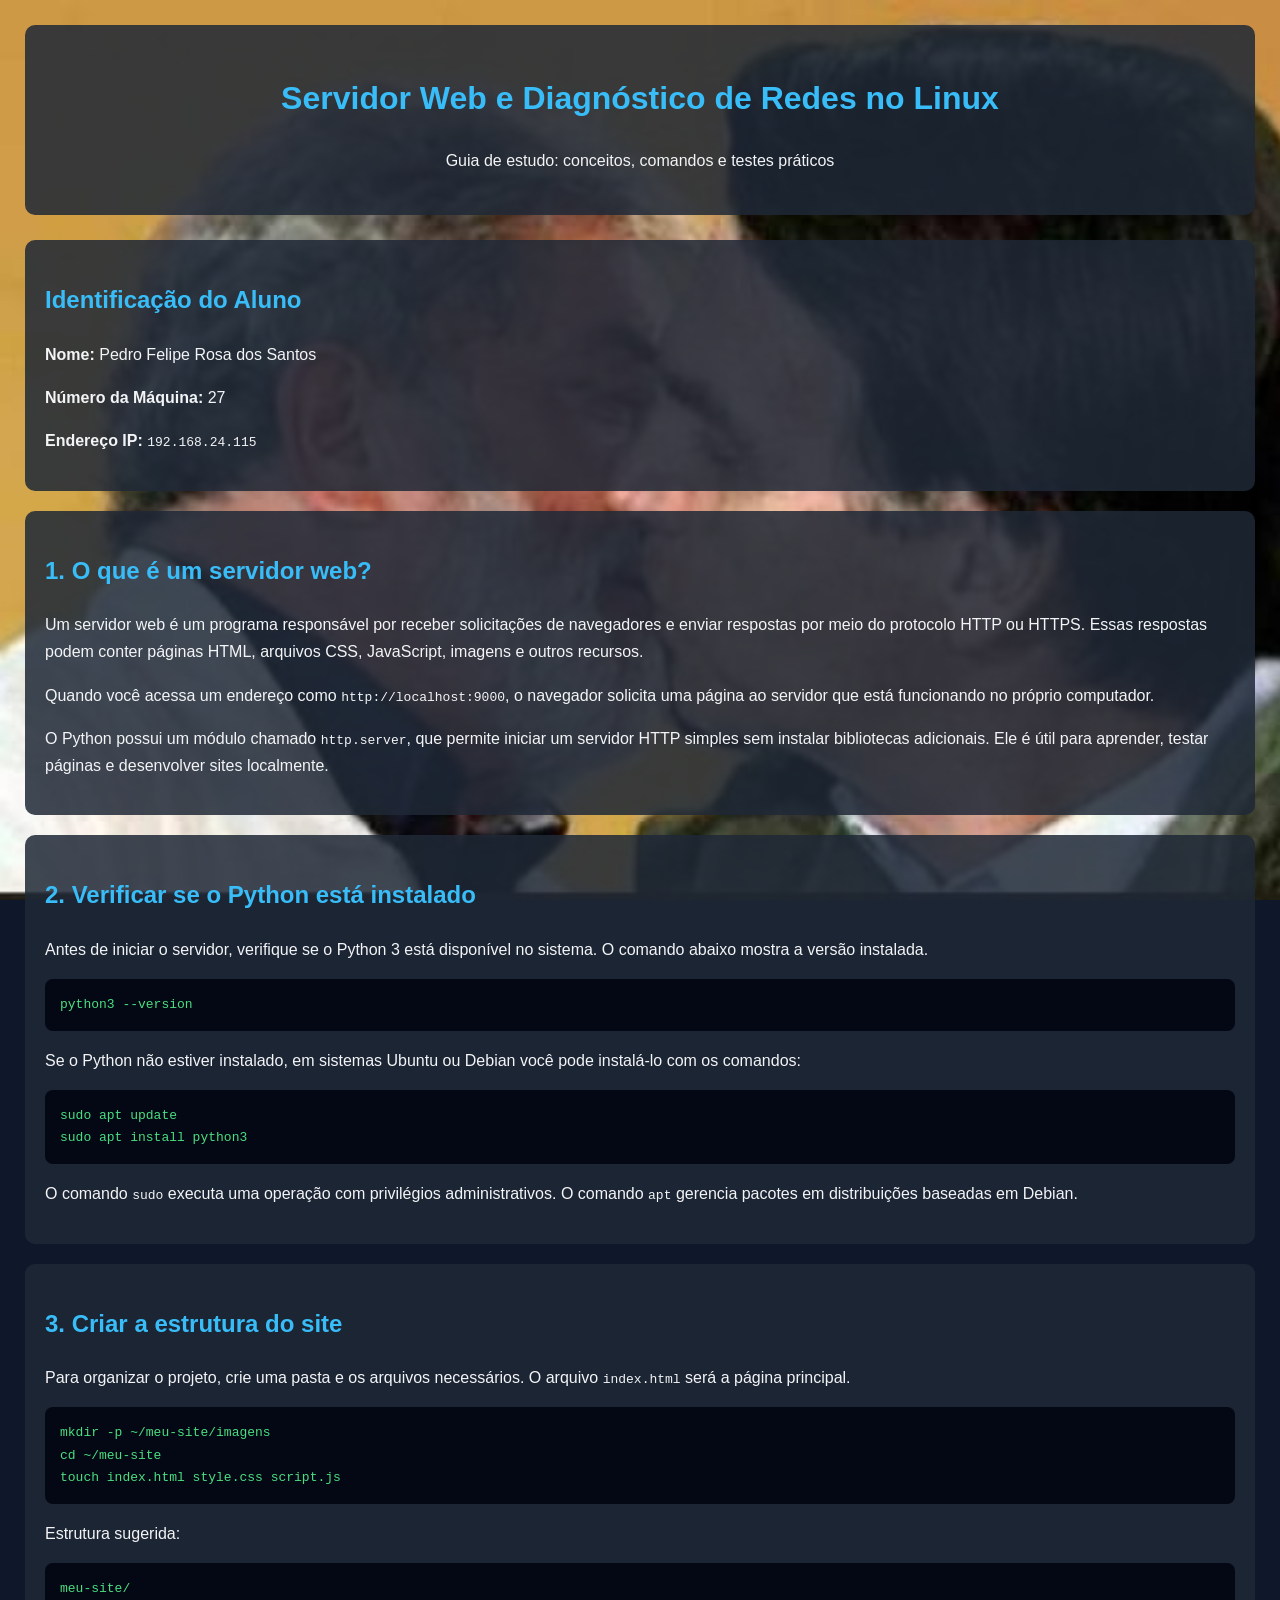
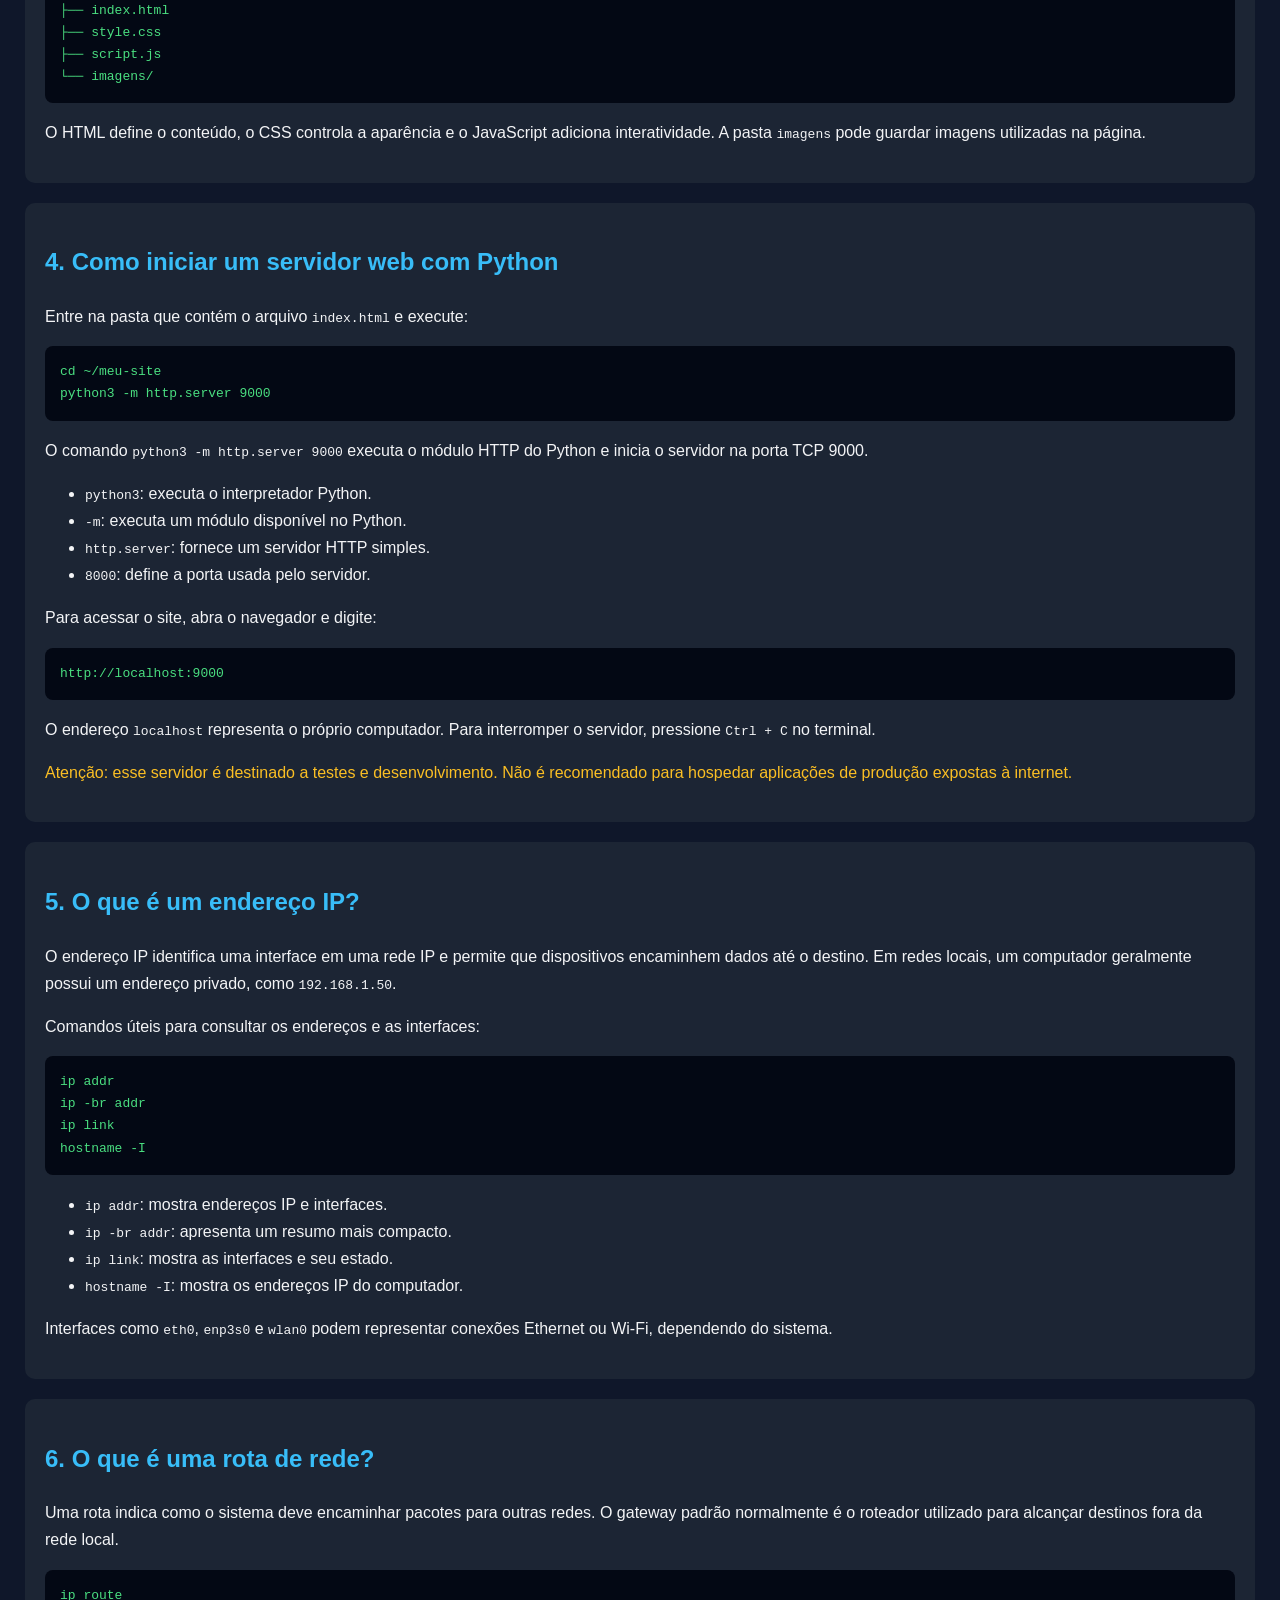
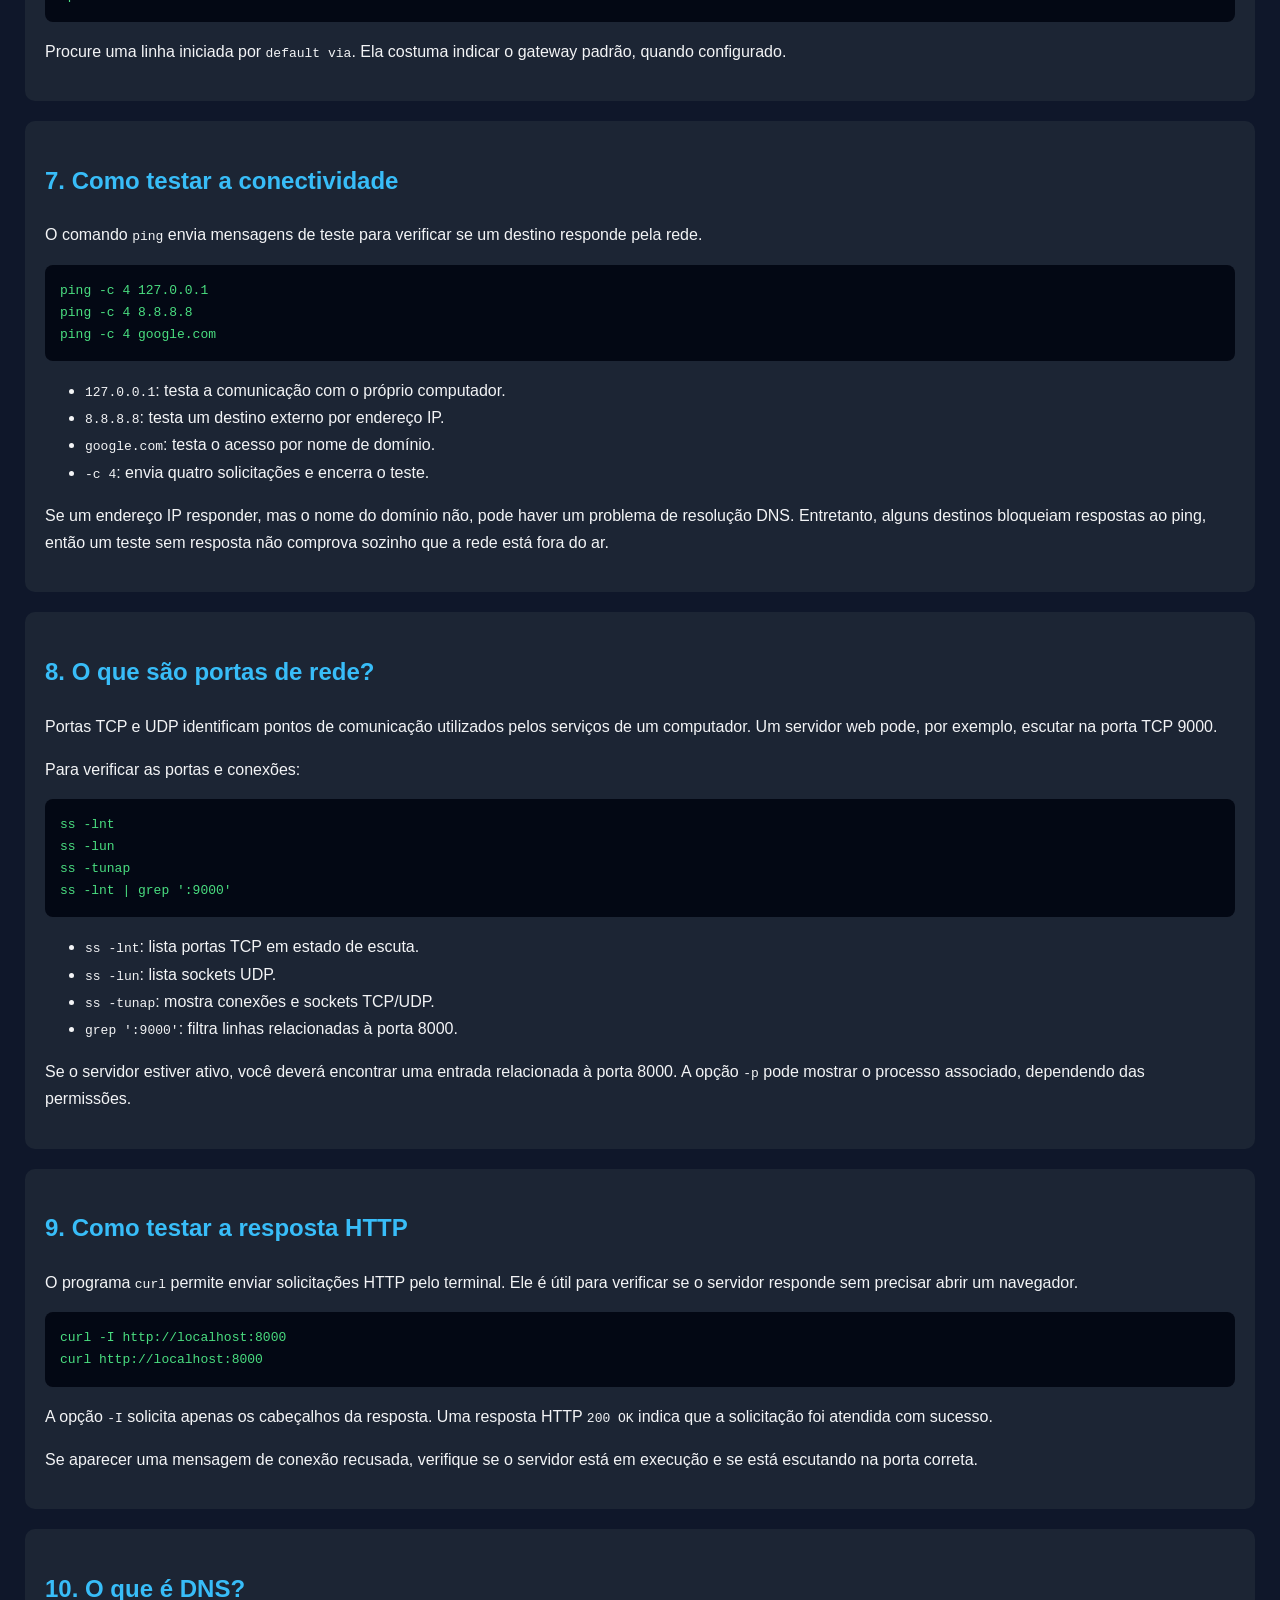
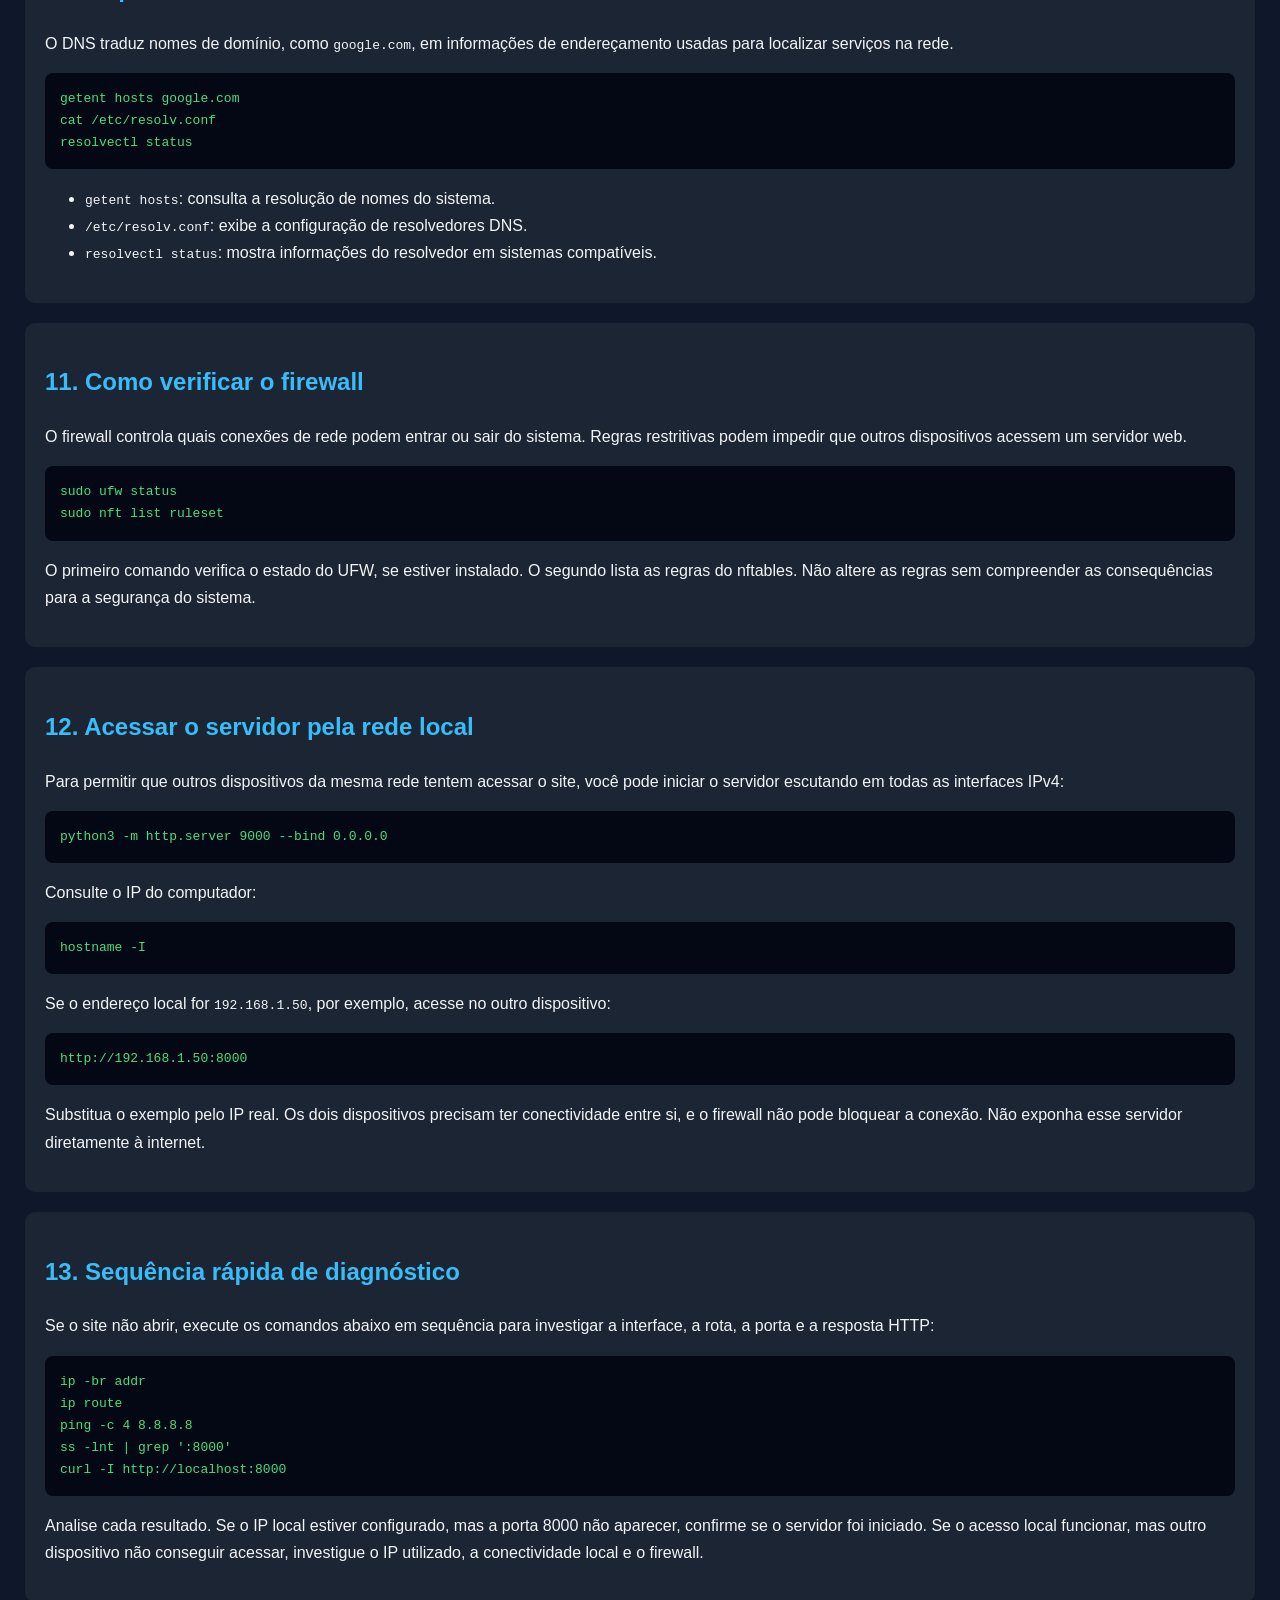
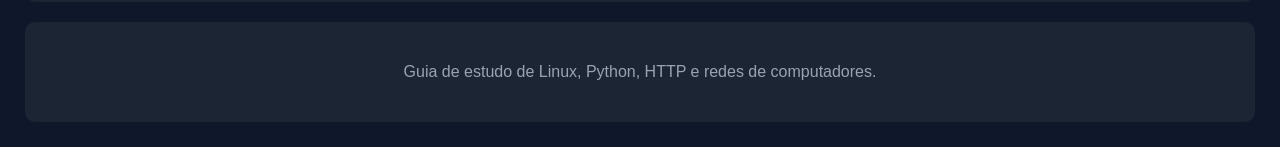
<file: redes/index.html>
<!doctype html>
<html lang="pt-br">
  <head>
    <meta charset="UTF-8" />
    <meta name="viewport" content="width=device-width, initial-scale=1.0" />
    <title>Guia Linux - Servidor Web e Redes</title>
    <link rel="stylesheet" href="style.css" />
  </head>
  <body>
    <header>
      <h1>Servidor Web e Diagnóstico de Redes no Linux</h1>
      <p>Guia de estudo: conceitos, comandos e testes práticos</p>
    </header>
    
    <section>
        <h2>Identificação do Aluno</h2>
        <p><strong>Nome:</strong> Pedro Felipe Rosa dos Santos</p>
        <p><strong>Número da Máquina:</strong> 27</p>
        <p><strong>Endereço IP:</strong> <code>192.168.24.115</code></p>
    </section>
    
    <section>
      <h2>1. O que é um servidor web?</h2>
      <p>
        Um servidor web é um programa responsável por receber solicitações de
        navegadores e enviar respostas por meio do protocolo HTTP ou HTTPS.
        Essas respostas podem conter páginas HTML, arquivos CSS, JavaScript,
        imagens e outros recursos.
      </p>
      <p>
        Quando você acessa um endereço como
        <code>http://localhost:9000</code>, o navegador solicita uma página ao
        servidor que está funcionando no próprio computador.
      </p>
      <p>
        O Python possui um módulo chamado <code>http.server</code>, que permite
        iniciar um servidor HTTP simples sem instalar bibliotecas adicionais.
        Ele é útil para aprender, testar páginas e desenvolver sites localmente.
      </p>
    </section>

    <section>
      <h2>2. Verificar se o Python está instalado</h2>
      <p>
        Antes de iniciar o servidor, verifique se o Python 3 está disponível no
        sistema. O comando abaixo mostra a versão instalada.
      </p>
      <pre><code>python3 --version</code></pre>
      <p>
        Se o Python não estiver instalado, em sistemas Ubuntu ou Debian você
        pode instalá-lo com os comandos:
      </p>
      <pre><code>sudo apt update
sudo apt install python3</code></pre>
      <p>
        O comando <code>sudo</code> executa uma operação com privilégios
        administrativos. O comando <code>apt</code> gerencia pacotes em
        distribuições baseadas em Debian.
      </p>
    </section>

    <section>
      <h2>3. Criar a estrutura do site</h2>
      <p>
        Para organizar o projeto, crie uma pasta e os arquivos necessários. O
        arquivo <code>index.html</code> será a página principal.
      </p>
      <pre><code>mkdir -p ~/meu-site/imagens
cd ~/meu-site 
touch index.html style.css script.js</code></pre>
      <p>Estrutura sugerida:</p>
      <pre><code>meu-site/
├── index.html 
├── style.css 
├── script.js 
└── imagens/</code></pre>
      <p>
        O HTML define o conteúdo, o CSS controla a aparência e o JavaScript
        adiciona interatividade. A pasta <code>imagens</code> pode guardar
        imagens utilizadas na página.
      </p>
    </section>

    <section>
      <h2>4. Como iniciar um servidor web com Python</h2>
      <p>
        Entre na pasta que contém o arquivo <code>index.html</code> e execute:
      </p>
      <pre><code>cd ~/meu-site
python3 -m http.server 9000</code></pre>
      <p>
        O comando <code>python3 -m http.server 9000</code> executa o módulo HTTP
        do Python e inicia o servidor na porta TCP 9000.
      </p>
      <ul>
        <li><code>python3</code>: executa o interpretador Python.</li>
        <li><code>-m</code>: executa um módulo disponível no Python.</li>
        <li><code>http.server</code>: fornece um servidor HTTP simples.</li>
        <li><code>8000</code>: define a porta usada pelo servidor.</li>
      </ul>
      <p>Para acessar o site, abra o navegador e digite:</p>
      <pre><code>http://localhost:9000</code></pre>
      <p>
        O endereço <code>localhost</code> representa o próprio computador. Para
        interromper o servidor, pressione <code>Ctrl + C</code> no terminal.
      </p>
      <p class="aviso">
        Atenção: esse servidor é destinado a testes e desenvolvimento. Não é
        recomendado para hospedar aplicações de produção expostas à internet.
      </p>
    </section>

    <section>
      <h2>5. O que é um endereço IP?</h2>
      <p>
        O endereço IP identifica uma interface em uma rede IP e permite que
        dispositivos encaminhem dados até o destino. Em redes locais, um
        computador geralmente possui um endereço privado, como
        <code>192.168.1.50</code>.
      </p>
      <p>Comandos úteis para consultar os endereços e as interfaces:</p>
      <pre><code>ip addr
ip -br addr 
ip link 
hostname -I</code></pre>
      <ul>
        <li><code>ip addr</code>: mostra endereços IP e interfaces.</li>
        <li><code>ip -br addr</code>: apresenta um resumo mais compacto.</li>
        <li><code>ip link</code>: mostra as interfaces e seu estado.</li>
        <li><code>hostname -I</code>: mostra os endereços IP do computador.</li>
      </ul>
      <p>
        Interfaces como <code>eth0</code>, <code>enp3s0</code> e
        <code>wlan0</code> podem representar conexões Ethernet ou Wi-Fi,
        dependendo do sistema.
      </p>
    </section>

    <section>
      <h2>6. O que é uma rota de rede?</h2>
      <p>
        Uma rota indica como o sistema deve encaminhar pacotes para outras
        redes. O gateway padrão normalmente é o roteador utilizado para alcançar
        destinos fora da rede local.
      </p>
      <pre><code>ip route</code></pre>
      <p>
        Procure uma linha iniciada por <code>default via</code>. Ela costuma
        indicar o gateway padrão, quando configurado.
      </p>
    </section>

    <section>
      <h2>7. Como testar a conectividade</h2>
      <p>
        O comando <code>ping</code> envia mensagens de teste para verificar se
        um destino responde pela rede.
      </p>
      <pre><code>ping -c 4 127.0.0.1
ping -c 4 8.8.8.8 
ping -c 4 google.com</code></pre>
      <ul>
        <li>
          <code>127.0.0.1</code>: testa a comunicação com o próprio computador.
        </li>
        <li><code>8.8.8.8</code>: testa um destino externo por endereço IP.</li>
        <li><code>google.com</code>: testa o acesso por nome de domínio.</li>
        <li><code>-c 4</code>: envia quatro solicitações e encerra o teste.</li>
      </ul>
      <p>
        Se um endereço IP responder, mas o nome do domínio não, pode haver um
        problema de resolução DNS. Entretanto, alguns destinos bloqueiam
        respostas ao ping, então um teste sem resposta não comprova sozinho que
        a rede está fora do ar.
      </p>
    </section>

    <section>
      <h2>8. O que são portas de rede?</h2>
      <p>
        Portas TCP e UDP identificam pontos de comunicação utilizados pelos
        serviços de um computador. Um servidor web pode, por exemplo, escutar na
        porta TCP 9000.
      </p>
      <p>Para verificar as portas e conexões:</p>
      <pre><code>ss -lnt
ss -lun 
ss -tunap 
ss -lnt | grep ':9000'</code></pre>
      <ul>
        <li><code>ss -lnt</code>: lista portas TCP em estado de escuta.</li>
        <li><code>ss -lun</code>: lista sockets UDP.</li>
        <li><code>ss -tunap</code>: mostra conexões e sockets TCP/UDP.</li>
        <li>
          <code>grep ':9000'</code>: filtra linhas relacionadas à porta 8000.
        </li>
      </ul>
      <p>
        Se o servidor estiver ativo, você deverá encontrar uma entrada
        relacionada à porta 8000. A opção <code>-p</code> pode mostrar o
        processo associado, dependendo das permissões.
      </p>
    </section>

    <section>
      <h2>9. Como testar a resposta HTTP</h2>
      <p>
        O programa <code>curl</code> permite enviar solicitações HTTP pelo
        terminal. Ele é útil para verificar se o servidor responde sem precisar
        abrir um navegador.
      </p>
      <pre><code>curl -I http://localhost:8000
curl http://localhost:8000</code></pre>
      <p>
        A opção <code>-I</code> solicita apenas os cabeçalhos da resposta. Uma
        resposta HTTP <code>200 OK</code> indica que a solicitação foi atendida
        com sucesso.
      </p>
      <p>
        Se aparecer uma mensagem de conexão recusada, verifique se o servidor
        está em execução e se está escutando na porta correta.
      </p>
    </section>

    <section>
      <h2>10. O que é DNS?</h2>
      <p>
        O DNS traduz nomes de domínio, como <code>google.com</code>, em
        informações de endereçamento usadas para localizar serviços na rede.
      </p>
      <pre><code>getent hosts google.com
cat /etc/resolv.conf 
resolvectl status</code></pre>
      <ul>
        <li>
          <code>getent hosts</code>: consulta a resolução de nomes do sistema.
        </li>
        <li>
          <code>/etc/resolv.conf</code>: exibe a configuração de resolvedores
          DNS.
        </li>
        <li>
          <code>resolvectl status</code>: mostra informações do resolvedor em
          sistemas compatíveis.
        </li>
      </ul>
    </section>

    <section>
      <h2>11. Como verificar o firewall</h2>
      <p>
        O firewall controla quais conexões de rede podem entrar ou sair do
        sistema. Regras restritivas podem impedir que outros dispositivos
        acessem um servidor web.
      </p>
      <pre><code>sudo ufw status
sudo nft list ruleset</code></pre>
      <p>
        O primeiro comando verifica o estado do UFW, se estiver instalado. O
        segundo lista as regras do nftables. Não altere as regras sem
        compreender as consequências para a segurança do sistema.
      </p>
    </section>

    <section>
      <h2>12. Acessar o servidor pela rede local</h2>
      <p>
        Para permitir que outros dispositivos da mesma rede tentem acessar o
        site, você pode iniciar o servidor escutando em todas as interfaces
        IPv4:
      </p>
      <pre><code>python3 -m http.server 9000 --bind 0.0.0.0</code></pre>
      <p>Consulte o IP do computador:</p>
      <pre><code>hostname -I</code></pre>
      <p>
        Se o endereço local for <code>192.168.1.50</code>, por exemplo, acesse
        no outro dispositivo:
      </p>
      <pre><code>http://192.168.1.50:8000</code></pre>
      <p>
        Substitua o exemplo pelo IP real. Os dois dispositivos precisam ter
        conectividade entre si, e o firewall não pode bloquear a conexão. Não
        exponha esse servidor diretamente à internet.
      </p>
    </section>

    <section>
      <h2>13. Sequência rápida de diagnóstico</h2>
      <p>
        Se o site não abrir, execute os comandos abaixo em sequência para
        investigar a interface, a rota, a porta e a resposta HTTP:
      </p>
      <pre><code>ip -br addr
ip route 
ping -c 4 8.8.8.8 
ss -lnt | grep ':8000' 
curl -I http://localhost:8000</code></pre>
      <p>
        Analise cada resultado. Se o IP local estiver configurado, mas a porta
        8000 não aparecer, confirme se o servidor foi iniciado. Se o acesso
        local funcionar, mas outro dispositivo não conseguir acessar, investigue
        o IP utilizado, a conectividade local e o firewall.
      </p>
    </section>

    <footer>
      <p>Guia de estudo de Linux, Python, HTTP e redes de computadores.</p>
    </footer>
  </body>
</html>
</file>
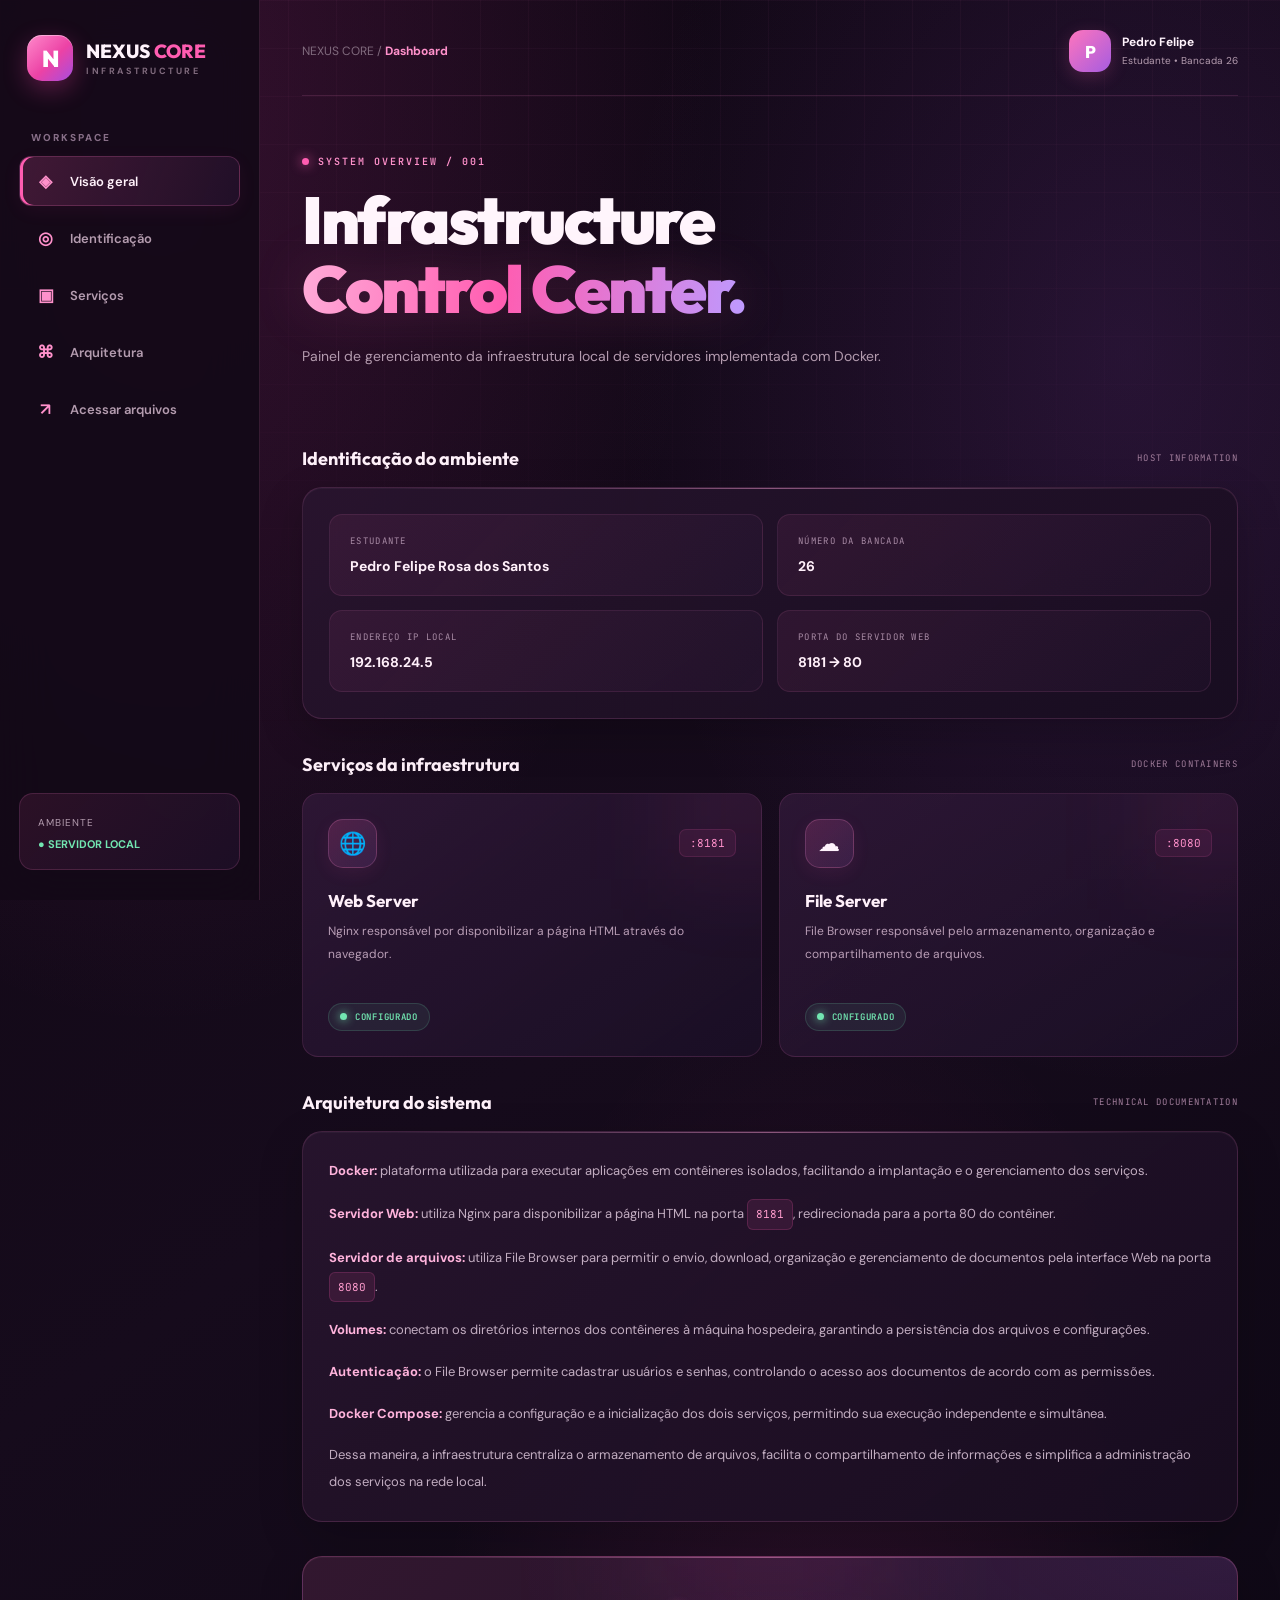
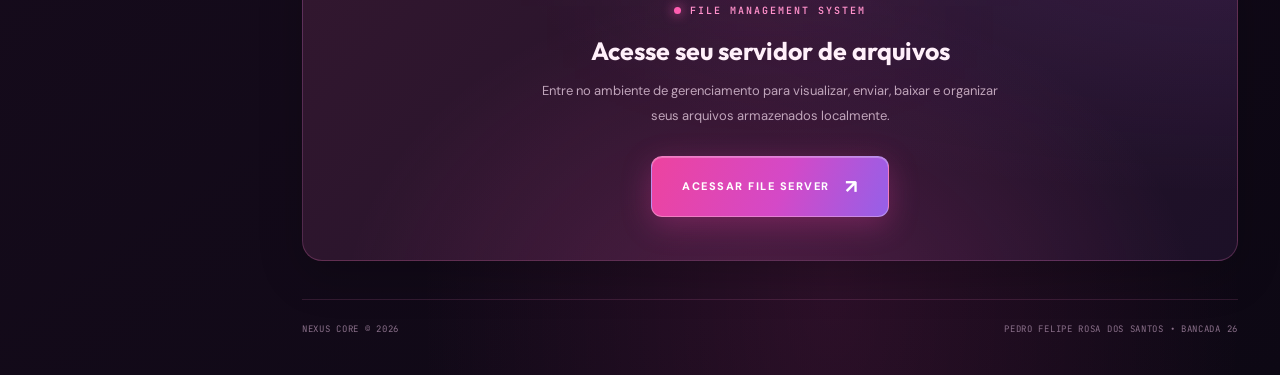
<file: redes_rosa/index.html>
<!DOCTYPE html>
<html lang="pt-BR">

<head>
    <meta charset="UTF-8">
    <meta name="viewport" content="width=device-width, initial-scale=1.0">

    <meta name="theme-color" content="#070b14">

    <title>NEXUS CORE | Infrastructure Dashboard</title>

    <link rel="stylesheet" href="style.css">
</head>

<body>

<div class="layout">

    <!-- SIDEBAR -->

    <aside class="sidebar">

        <div class="brand">
            <div class="brand-icon">N</div>

            <div>
                <div class="brand-name">NEXUS <span>CORE</span></div>
                <div class="brand-subtitle">INFRASTRUCTURE</div>
            </div>
        </div>

        <div class="nav-label">WORKSPACE</div>

        <nav class="nav">
            <a href="#inicio" class="active">
                <span class="nav-icon">◈</span>
                Visão geral
            </a>

            <a href="#identificacao">
                <span class="nav-icon">◎</span>
                Identificação
            </a>

            <a href="#servicos">
                <span class="nav-icon">▣</span>
                Serviços
            </a>

            <a href="#arquitetura">
                <span class="nav-icon">⌘</span>
                Arquitetura
            </a>

            <a href="#acesso">
                <span class="nav-icon">↗</span>
                Acessar arquivos
            </a>
        </nav>

        <div class="sidebar-bottom">
            <small>AMBIENTE</small>
            <strong>● SERVIDOR LOCAL</strong>
        </div>

    </aside>


    <!-- MAIN CONTENT -->

    <main class="main">

        <div class="topbar">

            <div class="breadcrumb">
                NEXUS CORE / <strong>Dashboard</strong>
            </div>

            <div class="operator">
                <div class="avatar">P</div>

                <div class="operator-info">
                    <strong>Pedro Felipe</strong>
                    <small>Estudante • Bancada 26</small>
                </div>
            </div>

        </div>


        <!-- HERO -->

        <header class="hero" id="inicio">

            <div class="eyebrow">
                SYSTEM OVERVIEW / 001
            </div>

            <h1>
                Infrastructure<br>
                <span>Control Center.</span>
            </h1>

            <p>
                Painel de gerenciamento da infraestrutura local
                de servidores implementada com Docker.
            </p>

        </header>


        <!-- IDENTIFICATION -->

        <section class="section" id="identificacao">

            <div class="section-heading">
                <h2>Identificação do ambiente</h2>
                <small>HOST INFORMATION</small>
            </div>

            <div class="panel">

                <div class="identity-grid">

                    <div class="identity-item">
                        <label>ESTUDANTE</label>
                        <strong>Pedro Felipe Rosa dos Santos</strong>
                    </div>

                    <div class="identity-item">
                        <label>NÚMERO DA BANCADA</label>
                        <strong>26</strong>
                    </div>

                    <div class="identity-item">
                        <label>ENDEREÇO IP LOCAL</label>
                        <strong>192.168.24.5</strong>
                    </div>

                    <div class="identity-item">
                        <label>PORTA DO SERVIDOR WEB</label>
                        <strong>8181 → 80</strong>
                    </div>

                </div>

            </div>

        </section>


        <!-- SERVICES -->

        <section class="section" id="servicos">

            <div class="section-heading">
                <h2>Serviços da infraestrutura</h2>
                <small>DOCKER CONTAINERS</small>
            </div>

            <div class="service-grid">

                <article class="service-card">

                    <div class="service-top">
                        <div class="service-icon">🌐</div>
                        <span class="service-port">:8181</span>
                    </div>

                    <h3>Web Server</h3>

                    <p>
                        Nginx responsável por disponibilizar
                        a página HTML através do navegador.
                    </p>

                    <span class="service-status">
                        CONFIGURADO
                    </span>

                </article>


                <article class="service-card">

                    <div class="service-top">
                        <div class="service-icon">☁</div>
                        <span class="service-port">:8080</span>
                    </div>

                    <h3>File Server</h3>

                    <p>
                        File Browser responsável pelo armazenamento,
                        organização e compartilhamento de arquivos.
                    </p>

                    <span class="service-status">
                        CONFIGURADO
                    </span>

                </article>

            </div>

        </section>


        <!-- ARCHITECTURE -->

        <section class="section" id="arquitetura">

            <div class="section-heading">
                <h2>Arquitetura do sistema</h2>
                <small>TECHNICAL DOCUMENTATION</small>
            </div>

            <div class="panel description">

                <p>
                    <strong>Docker:</strong> plataforma utilizada
                    para executar aplicações em contêineres isolados,
                    facilitando a implantação e o gerenciamento dos serviços.
                </p>

                <p>
                    <strong>Servidor Web:</strong> utiliza Nginx para
                    disponibilizar a página HTML na porta
                    <span class="code-label">8181</span>,
                    redirecionada para a porta 80 do contêiner.
                </p>

                <p>
                    <strong>Servidor de arquivos:</strong> utiliza
                    File Browser para permitir o envio, download,
                    organização e gerenciamento de documentos
                    pela interface Web na porta
                    <span class="code-label">8080</span>.
                </p>

                <p>
                    <strong>Volumes:</strong> conectam os diretórios
                    internos dos contêineres à máquina hospedeira,
                    garantindo a persistência dos arquivos e configurações.
                </p>

                <p>
                    <strong>Autenticação:</strong> o File Browser
                    permite cadastrar usuários e senhas, controlando
                    o acesso aos documentos de acordo com as permissões.
                </p>

                <p>
                    <strong>Docker Compose:</strong> gerencia a
                    configuração e a inicialização dos dois serviços,
                    permitindo sua execução independente e simultânea.
                </p>

                <p>
                    Dessa maneira, a infraestrutura centraliza o
                    armazenamento de arquivos, facilita o compartilhamento
                    de informações e simplifica a administração dos serviços
                    na rede local.
                </p>

            </div>

        </section>


        <!-- ACCESS -->

        <section class="section" id="acesso">

            <div class="access-panel panel">

                <div class="eyebrow">
                    FILE MANAGEMENT SYSTEM
                </div>

                <h2>Acesse seu servidor de arquivos</h2>

                <p>
                    Entre no ambiente de gerenciamento para
                    visualizar, enviar, baixar e organizar
                    seus arquivos armazenados localmente.
                </p>

                <a
                    class="access-button"
                    href="http://192.168.24.5:8080"
                    target="_blank"
                    rel="noopener noreferrer">

                    ACESSAR FILE SERVER

                    <span>↗</span>

                </a>

            </div>

        </section>


        <!-- FOOTER -->

        <footer class="footer">

            <span>NEXUS CORE © 2026</span>

            <span>
                PEDRO FELIPE ROSA DOS SANTOS • BANCADA 26
            </span>

        </footer>

    </main>

</div>

</body>
</html>
</file>
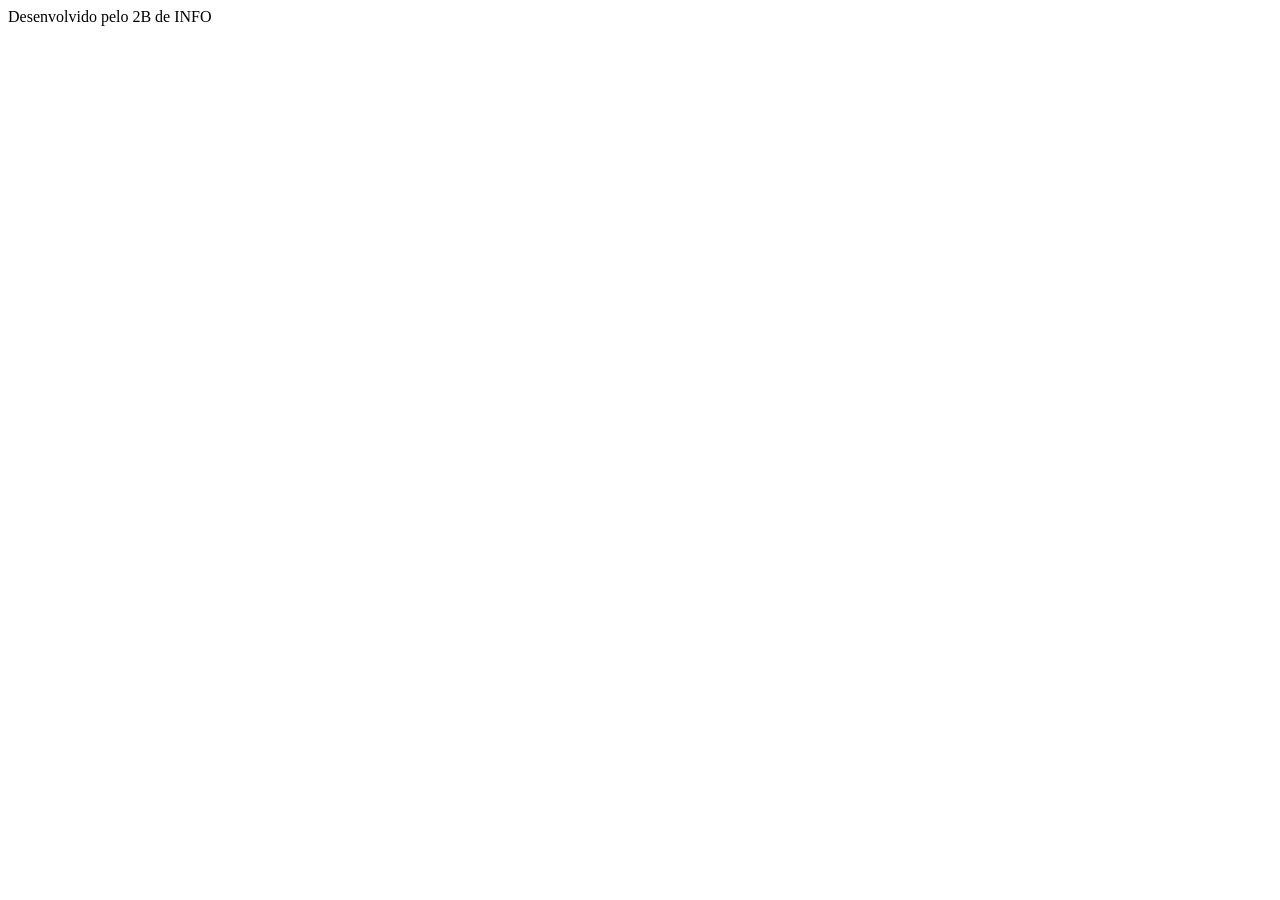
<file: aula_dw/codigo/rodape.html>
<!DOCTYPE html>
<html lang="en">
<head>
    <meta charset="UTF-8">
    <meta name="viewport" content="width=device-width, initial-scale=1.0">
    <title>Document</title>
</head>
<body>
    Desenvolvido pelo 2B de INFO
</body>
</html>
</file>
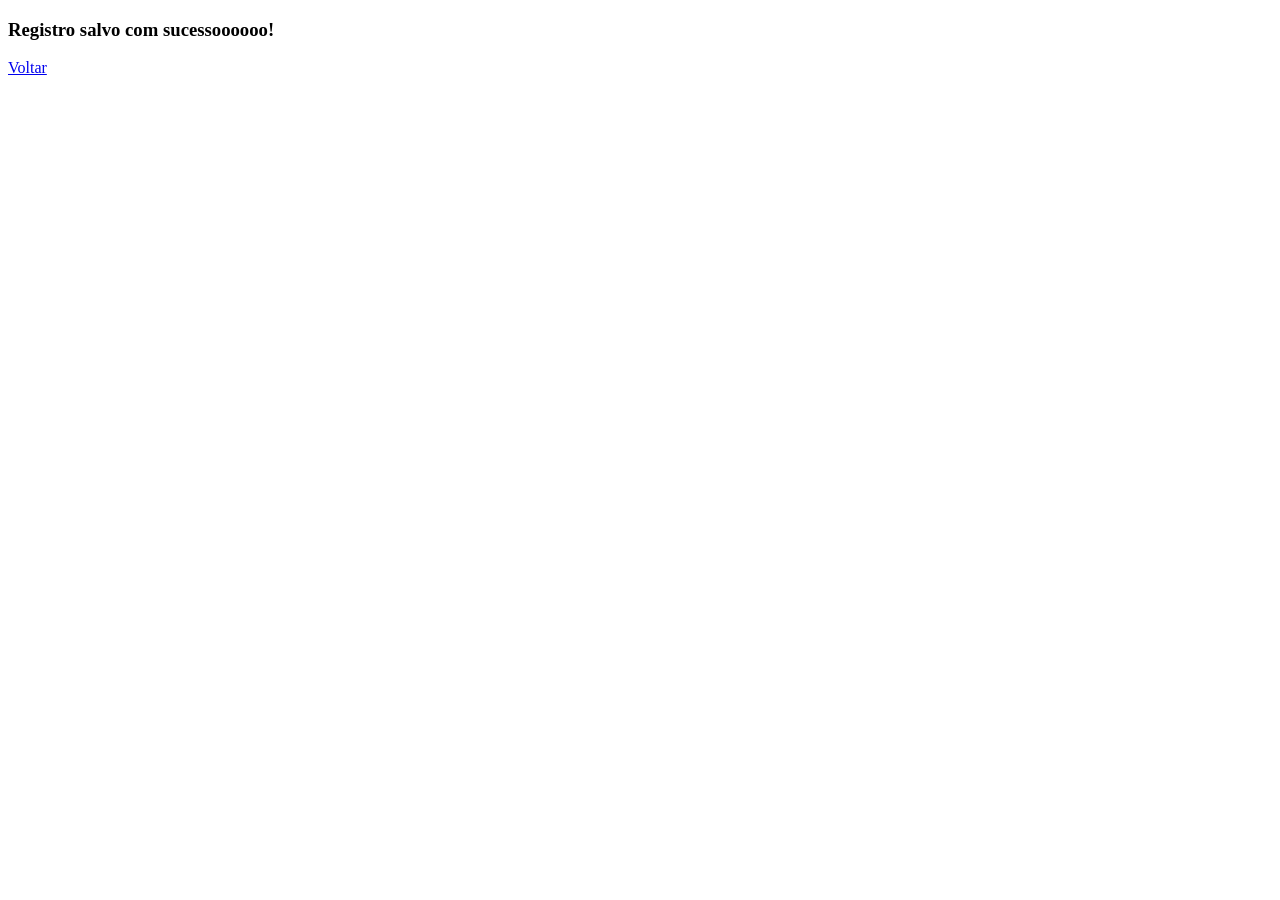
<file: aula_dw/codigo/sucesso.html>
<!DOCTYPE html>
<html lang="en">
<head>
    <meta charset="UTF-8">
    <meta name="viewport" content="width=device-width, initial-scale=1.0">
    <title>Document</title>
</head>
<body>
    <h3>Registro salvo com sucessoooooo!</h3>

    <a href="principal.php" target="_parent">Voltar</a>
</body>
</html>
</file>
<file: redes/style.css>
/* Fundo de toda a página com a imagem */
body {
    font-family: Arial, sans-serif;
    color: #f3f4f6;
    margin: 0;
    padding: 25px;
    line-height: 1.7;
    background-color: #0f172a;
    background-image: url("lindos.jpg");
    background-size: cover;
    background-position: center;
    background-repeat: no-repeat;
    background-attachment: fixed;
    min-height: 100vh;
}

/* Fundo dos blocos para o texto continuar legível */
header, section, pre, footer {
    background-color: rgba(31, 41, 55, 0.85);
    border-radius: 10px;
}

header {
    text-align: center;
    padding: 25px;
    margin-bottom: 25px;
}

h1, h2 {
    color: #38bdf8;
}

h3 {
    color: #93c5fd;
}

section {
    padding: 20px;
    margin-bottom: 20px;
}

pre {
    background-color: rgba(3, 7, 18, 0.95);
    color: #4ade80;
    padding: 15px;
    border-radius: 8px;
    overflow-x: auto;
    white-space: pre-wrap;
}

code {
    font-family: monospace;
}

span {
    background-color: red;
}

.aviso {
    color: #fbbf24;
}

.destaque {
    color: #86efac;
}

footer {
    text-align: center;
    color: #9ca3af;
    padding: 20px;
}
</file>
<file: redes_rosa/style.css>
@import url('https://fonts.googleapis.com/css2?family=DM+Sans:wght@400;500;600;700;800&family=Outfit:wght@400;500;600;700;800;900&family=JetBrains+Mono:wght@400;500;600&display=swap');

:root {
    --bg: #100713;
    --surface: #1f0f25;
    --surface-2: #24132b;
    --pink: #ff5db1;
    --pink-light: #ff91cb;
    --magenta: #ed42e8;
    --lavender: #bd9aff;
    --green: #72e6b1;
    --text: #fff3fc;
    --muted: #b49caf;
    --line: rgba(255, 137, 204, .14);
    --radius: 20px;
}

* {
    margin: 0;
    padding: 0;
    box-sizing: border-box;
}

html {
    scroll-behavior: smooth;
    scroll-padding-top: 25px;
}

body {
    min-height: 100vh;
    color: var(--text);
    font-family: 'DM Sans', sans-serif;
    font-size: 14px;
    overflow-x: hidden;

    background:
        radial-gradient(ellipse at 12% 5%, rgba(207,53,157,.19), transparent 35%),
        radial-gradient(ellipse at 88% 18%, rgba(145,70,199,.15), transparent 32%),
        radial-gradient(ellipse at 65% 95%, rgba(255,67,174,.12), transparent 35%),
        linear-gradient(145deg, #100713, #160b1c 50%, #0d0814);
}

/* FUNDO */

body::before {
    content: "";
    position: fixed;
    inset: 0;
    z-index: -1;
    pointer-events: none;

    background-image:
        linear-gradient(rgba(255,140,210,.035) 1px, transparent 1px),
        linear-gradient(90deg, rgba(255,140,210,.035) 1px, transparent 1px);

    background-size: 48px 48px;

    mask-image: linear-gradient(to bottom, black, transparent 85%);
}

::selection {
    background: rgba(255,93,177,.4);
    color: white;
}

/* SCROLLBAR */

::-webkit-scrollbar {
    width: 7px;
}

::-webkit-scrollbar-track {
    background: #100713;
}

::-webkit-scrollbar-thumb {
    background: linear-gradient(var(--pink), var(--lavender));
    border-radius: 20px;
}

/* LAYOUT */

.layout {
    width: min(1500px, 100%);
    min-height: 100vh;
    margin: auto;
    display: grid;
    grid-template-columns: 260px minmax(0, 1fr);
}

/* SIDEBAR */

.sidebar {
    position: sticky;
    top: 0;
    height: 100vh;
    padding: 30px 19px;
    display: flex;
    flex-direction: column;

    background: rgba(19,9,24,.91);
    border-right: 1px solid var(--line);

    backdrop-filter: blur(25px);
    -webkit-backdrop-filter: blur(25px);
}

.brand {
    display: flex;
    align-items: center;
    gap: 13px;
    padding: 5px 8px 38px;
}

.brand-icon {
    width: 46px;
    height: 46px;
    display: grid;
    place-items: center;
    border-radius: 15px;

    color: white;
    font-family: 'Outfit', sans-serif;
    font-size: 23px;
    font-weight: 900;

    background: linear-gradient(135deg, #ff8acb, #ec42a5 55%, #a64de0);

    box-shadow:
        0 8px 25px rgba(255,65,168,.3),
        inset 0 1px 0 rgba(255,255,255,.4);
}

.brand-name {
    font-family: 'Outfit', sans-serif;
    font-size: 19px;
    font-weight: 800;
}

.brand-name span {
    color: var(--pink);
}

.brand-subtitle {
    margin-top: 2px;
    color: #806b7e;
    font-size: 9px;
    letter-spacing: 2.5px;
    font-weight: 700;
}

/* NAVEGAÇÃO */

.nav-label {
    padding: 0 12px;
    margin: 12px 0;
    color: #886f88;
    font-size: 10px;
    font-weight: 800;
    letter-spacing: 2px;
}

.nav {
    display: flex;
    flex-direction: column;
    gap: 7px;
}

.nav a {
    display: flex;
    align-items: center;
    gap: 13px;
    padding: 13px 14px;

    color: #b49caf;
    text-decoration: none;
    font-size: 13px;
    font-weight: 600;

    border: 1px solid transparent;
    border-radius: 12px;
    transition: .3s ease;
}

.nav a:hover {
    color: white;
    background: rgba(255,93,177,.07);
    border-color: rgba(255,93,177,.15);
    transform: translateX(3px);
}

.nav a.active {
    color: #fff1fa;
    background: linear-gradient(110deg, rgba(255,93,177,.19), rgba(173,91,222,.08));
    border-color: rgba(255,120,195,.2);
    box-shadow:
        inset 3px 0 0 var(--pink),
        0 5px 20px rgba(255,60,170,.06);
}

.nav-icon {
    width: 23px;
    text-align: center;
    font-size: 17px;
    color: var(--pink-light);
}

/* SIDEBAR INFERIOR */

.sidebar-bottom {
    margin-top: auto;
    padding: 18px;

    background: linear-gradient(135deg, rgba(255,93,177,.1), rgba(142,85,200,.08));
    border: 1px solid rgba(255,125,201,.16);
    border-radius: 14px;
}

.sidebar-bottom small {
    color: var(--muted);
    font-size: 10px;
    letter-spacing: 1px;
}

.sidebar-bottom strong {
    display: block;
    margin-top: 7px;
    color: var(--green);
    font-size: 11px;
}

/* CONTEÚDO PRINCIPAL */

.main {
    min-width: 0;
    padding: 30px 42px;
}

/* TOPBAR */

.topbar {
    display: flex;
    justify-content: space-between;
    align-items: center;
    gap: 15px;
    padding-bottom: 23px;
    border-bottom: 1px solid var(--line);
}

.breadcrumb {
    color: #806b7e;
    font-size: 12px;
}

.breadcrumb strong {
    color: var(--pink-light);
}

.operator {
    display: flex;
    align-items: center;
    gap: 11px;
}

.avatar {
    width: 42px;
    height: 42px;
    display: grid;
    place-items: center;
    border-radius: 14px;

    color: white;
    font-family: 'Outfit', sans-serif;
    font-weight: 800;
    font-size: 17px;

    background: linear-gradient(135deg, #ff75bd, #a65ce0);
    box-shadow: 0 5px 18px rgba(255,93,177,.2);
}

.operator-info strong {
    display: block;
    font-size: 12px;
}

.operator-info small {
    color: var(--muted);
    font-size: 10px;
}

/* HERO */

.hero {
    padding: 55px 0 43px;
}

.eyebrow {
    display: inline-flex;
    align-items: center;
    gap: 9px;

    color: var(--pink-light);
    font-family: 'JetBrains Mono', monospace;
    font-size: 10px;
    font-weight: 600;
    letter-spacing: 2px;
    margin-bottom: 18px;
}

.eyebrow::before {
    content: "";
    width: 7px;
    height: 7px;
    border-radius: 50%;
    background: var(--pink);
    box-shadow: 0 0 12px var(--pink);
}

.hero h1 {
    font-family: 'Outfit', sans-serif;
    font-size: clamp(38px, 5.5vw, 66px);
    line-height: 1.04;
    font-weight: 900;
    letter-spacing: -2.5px;
    color: #fff5fc;
    margin-bottom: 20px;
}

.hero h1 span {
    background: linear-gradient(95deg, #ffabd8, #ff5db1 45%, #bd9aff);
    background-clip: text;
    -webkit-background-clip: text;
    color: transparent;
    filter: drop-shadow(0 0 25px rgba(255,93,177,.19));
}

.hero p {
    max-width: 580px;
    color: var(--muted);
    font-size: 14px;
    line-height: 1.9;
}

/* SEÇÕES */

.section {
    margin-top: 34px;
    scroll-margin-top: 25px;
}

.section-heading {
    display: flex;
    justify-content: space-between;
    align-items: center;
    gap: 12px;
    margin-bottom: 17px;
}

.section-heading h2 {
    font-family: 'Outfit', sans-serif;
    font-size: 18px;
    font-weight: 700;
    color: #fff1fa;
}

.section-heading small {
    color: #a17d9b;
    font-family: 'JetBrains Mono', monospace;
    font-size: 9px;
    letter-spacing: 1.3px;
}

/* PAINÉIS */

.panel {
    position: relative;
    overflow: hidden;
    padding: 26px;

    background: linear-gradient(145deg, rgba(41,21,47,.88), rgba(24,13,32,.92));
    border: 1px solid var(--line);
    border-radius: var(--radius);

    box-shadow:
        0 15px 45px rgba(0,0,0,.2),
        inset 0 1px 0 rgba(255,255,255,.035);

    backdrop-filter: blur(20px);
    -webkit-backdrop-filter: blur(20px);

    transition: .35s ease;
}

.panel::before {
    content: "";
    position: absolute;
    top: 0;
    left: 10%;
    right: 10%;
    height: 1px;
    background: linear-gradient(90deg, transparent, rgba(255,160,215,.45), transparent);
}

.panel:hover {
    transform: translateY(-4px);
    border-color: rgba(255,115,192,.28);
    box-shadow: 0 20px 55px rgba(0,0,0,.28), 0 0 30px rgba(255,70,170,.055);
}

/* IDENTIFICAÇÃO */

.identity-grid {
    display: grid;
    grid-template-columns: repeat(2, minmax(0,1fr));
    gap: 14px;
}

.identity-item {
    padding: 20px;
    background: linear-gradient(135deg, rgba(255,100,180,.075), rgba(155,95,205,.035));
    border: 1px solid rgba(255,135,200,.1);
    border-radius: 13px;
    transition: .3s ease;
}

.identity-item:hover {
    background: rgba(255,93,177,.1);
    border-color: rgba(255,130,195,.32);
    transform: translateY(-3px);
}

.identity-item label {
    display: block;
    color: #a88ba5;
    font-family: 'JetBrains Mono', monospace;
    font-size: 9px;
    letter-spacing: 1.3px;
    margin-bottom: 10px;
}

.identity-item strong {
    display: block;
    color: #fff0fa;
    font-size: 14px;
    font-weight: 700;
    overflow-wrap: anywhere;
}

/* SERVIÇOS */

.service-grid {
    display: grid;
    grid-template-columns: repeat(2, minmax(0,1fr));
    gap: 17px;
}

.service-card {
    position: relative;
    overflow: hidden;
    padding: 25px;

    background: linear-gradient(145deg, rgba(51,26,59,.75), rgba(26,15,37,.94));
    border: 1px solid rgba(255,126,197,.13);
    border-radius: 16px;
    transition: .35s ease;
}

.service-card::after {
    content: "";
    position: absolute;
    right: -50px;
    top: -55px;
    width: 140px;
    height: 140px;
    background: rgba(255,74,173,.07);
    filter: blur(45px);
    pointer-events: none;
}

.service-card:hover {
    transform: translateY(-5px);
    border-color: rgba(255,125,196,.35);
    box-shadow: 0 15px 35px rgba(213,50,150,.1);
}

.service-top {
    position: relative;
    z-index: 1;
    display: flex;
    justify-content: space-between;
    align-items: center;
    margin-bottom: 22px;
}

.service-icon {
    width: 49px;
    height: 49px;
    display: grid;
    place-items: center;
    font-size: 22px;

    background: linear-gradient(135deg, rgba(255,93,177,.18), rgba(173,106,222,.13));
    border: 1px solid rgba(255,141,203,.22);
    border-radius: 15px;
    box-shadow: 0 5px 18px rgba(255,80,180,.08);
}

.service-port {
    color: var(--pink-light);
    font-family: 'JetBrains Mono', monospace;
    font-size: 11px;
    background: rgba(255,93,177,.08);
    border: 1px solid rgba(255,93,177,.13);
    padding: 6px 10px;
    border-radius: 7px;
}

.service-card h3 {
    font-family: 'Outfit', sans-serif;
    font-size: 17px;
    font-weight: 700;
    color: #fff0fa;
    margin-bottom: 9px;
}

.service-card p {
    min-height: 66px;
    color: #b99eb6;
    font-size: 12px;
    line-height: 1.9;
}

.service-status {
    display: inline-flex;
    align-items: center;
    gap: 8px;
    margin-top: 17px;
    padding: 7px 11px;

    color: var(--green);
    background: rgba(114,230,177,.07);
    border: 1px solid rgba(114,230,177,.16);
    border-radius: 30px;

    font-family: 'JetBrains Mono', monospace;
    font-size: 9px;
    font-weight: 600;
    letter-spacing: .7px;
}

.service-status::before {
    content: "";
    width: 7px;
    height: 7px;
    background: var(--green);
    border-radius: 50%;
    box-shadow: 0 0 10px var(--green);
}

/* DESCRIÇÃO TÉCNICA */

.description {
    color: #c2adc1;
    font-size: 13px;
    line-height: 2.05;
}

.description p {
    margin-bottom: 15px;
}

.description p:last-child {
    margin-bottom: 0;
}

.description strong {
    color: #ffb3dc;
    font-weight: 700;
}

.code-label {
    display: inline-block;
    padding: 3px 8px;

    color: #ff9dce;
    background: rgba(255,93,177,.1);
    border: 1px solid rgba(255,93,177,.18);
    border-radius: 6px;

    font-family: 'JetBrains Mono', monospace;
    font-size: 11px;
}

/* ACESSO AO SERVIDOR */

.access-panel {
    position: relative;
    overflow: hidden;
    padding: 43px 30px;
    text-align: center;

    background:
        radial-gradient(ellipse at 50% 120%, rgba(255,75,176,.2), transparent 65%),
        radial-gradient(ellipse at 100% 0%, rgba(166,93,221,.12), transparent 55%),
        linear-gradient(135deg, #32172f, #1c1027);

    border: 1px solid rgba(255,127,197,.23);
}

.access-panel::after {
    content: "";
    position: absolute;
    top: -100px;
    left: 50%;
    width: 250px;
    height: 150px;
    transform: translateX(-50%);
    background: rgba(255,72,178,.1);
    filter: blur(65px);
    pointer-events: none;
}

.access-panel .eyebrow {
    position: relative;
    z-index: 1;
}

.access-panel h2 {
    position: relative;
    z-index: 1;
    color: #fff0fa;
    font-family: 'Outfit', sans-serif;
    font-size: 25px;
    margin-bottom: 12px;
}

.access-panel p {
    position: relative;
    z-index: 1;
    max-width: 480px;
    color: #c0a5bb;
    font-size: 13px;
    line-height: 1.9;
    margin: 0 auto 27px;
}

/* BOTÃO */

.access-button {
    position: relative;
    z-index: 2;
    display: inline-flex;
    justify-content: center;
    align-items: center;
    gap: 15px;
    overflow: hidden;
    padding: 17px 30px;

    color: white;
    text-decoration: none;
    font-size: 11px;
    font-weight: 800;
    letter-spacing: 1.5px;

    border: 1px solid rgba(255,255,255,.3);
    border-radius: 11px;

    background: linear-gradient(110deg, #ed439f, #d449c7 55%, #9560e8);

    box-shadow:
        0 8px 30px rgba(235,64,162,.3),
        inset 0 1px 0 rgba(255,255,255,.25);

    transition: .35s ease;
}

.access-button::before {
    content: "";
    position: absolute;
    top: 0;
    left: -120%;
    width: 80%;
    height: 100%;

    background: linear-gradient(90deg, transparent, rgba(255,255,255,.3), transparent);
    transform: skewX(-20deg);
    transition: .65s ease;
}

.access-button:hover::before {
    left: 150%;
}

.access-button:hover {
    transform: translateY(-4px);
    box-shadow: 0 14px 38px rgba(235,64,162,.4), 0 0 25px rgba(255,93,177,.17);
    filter: brightness(1.13);
}

.access-button:active {
    transform: scale(.97);
}

.access-button span {
    font-size: 19px;
    transition: transform .3s ease;
}

.access-button:hover span {
    transform: translate(4px,-3px);
}

/* RODAPÉ */

.footer {
    display: flex;
    justify-content: space-between;
    align-items: center;
    gap: 15px;

    margin-top: 38px;
    padding: 23px 0 10px;

    border-top: 1px solid var(--line);

    color: #896f89;
    font-family: 'JetBrains Mono', monospace;
    font-size: 9px;
    letter-spacing: .7px;
}

/* ANIMAÇÕES */

@keyframes appear {
    from {
        opacity: 0;
        transform: translateY(20px);
    }

    to {
        opacity: 1;
        transform: translateY(0);
    }
}

.main {
    animation: appear .8s ease both;
}

.panel {
    animation: appear .8s ease both;
}

.service-card:nth-child(1) {
    animation: appear .7s .1s ease both;
}

.service-card:nth-child(2) {
    animation: appear .7s .2s ease both;
}

/* ACESSIBILIDADE */

a:focus-visible {
    outline: 2px solid var(--pink-light);
    outline-offset: 5px;
}

/* TABLET */

@media (max-width: 950px) {
    .layout {
        grid-template-columns: 220px minmax(0,1fr);
    }

    .main {
        padding: 25px;
    }

    .hero h1 {
        font-size: 46px;
    }
}

/* CELULAR */

@media (max-width: 700px) {
    .layout {
        grid-template-columns: 1fr;
    }

    .sidebar {
        position: relative;
        height: auto;
        padding: 17px 20px;
        border-right: 0;
        border-bottom: 1px solid var(--line);
    }

    .brand {
        padding: 0;
    }

    .nav-label,
    .nav,
    .sidebar-bottom {
        display: none;
    }

    .main {
        padding: 20px 15px;
    }

    .hero {
        padding: 38px 0 25px;
    }

    .hero h1 {
        font-size: clamp(37px, 9vw, 49px);
        letter-spacing: -1.8px;
    }

    .identity-grid,
    .service-grid {
        grid-template-columns: 1fr;
    }

    .panel {
        padding: 20px;
    }

    .service-card p {
        min-height: auto;
    }

    .access-panel {
        padding: 32px 20px;
    }

    .access-panel h2 {
        font-size: 21px;
    }

    .access-button {
        width: 100%;
        padding: 17px 12px;
    }

    .footer {
        flex-direction: column;
        text-align: center;
        line-height: 2;
    }
}

/* MOVIMENTOS REDUZIDOS */

@media (prefers-reduced-motion: reduce) {
    *,
    *::before,
    *::after {
        animation: none !important;
        transition: none !important;
        scroll-behavior: auto !important;
    }
}
</file>
